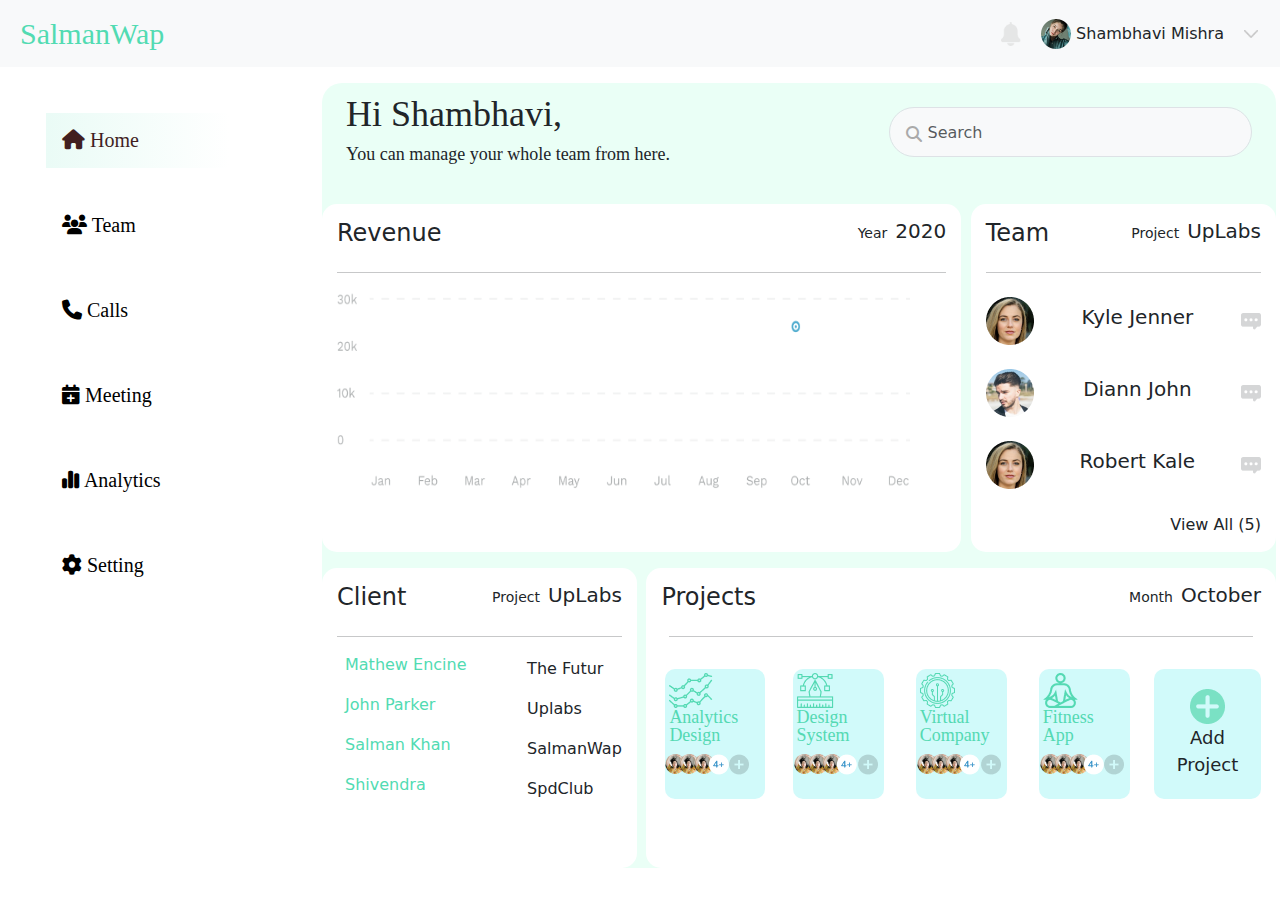
<file: Dash Board/index.html>
<!DOCTYPE html>
<html lang="en">
<head>
    <meta charset="UTF-8">
    <meta name="viewport" content="width=device-width, initial-scale=1.0">
        <!-- Bootstrap Link -->
    <link href="https://cdn.jsdelivr.net/npm/bootstrap@5.0.2/dist/css/bootstrap.min.css" rel="stylesheet">
     <!-- Font Awesome Link -->
    <link rel="stylesheet" href="https://cdnjs.cloudflare.com/ajax/libs/font-awesome/6.5.1/css/all.min.css">
    <!-- Custom CSS Link -->
    <link rel="stylesheet" href="main.css">
    <title>Dashboard</title>
</head>
<body>
  <!-- Navbar Section -->
    <nav class="navbar navbar-expand-lg  bg-light text-center ">
        <div class="container-fluid ">
            <a class="navbar-brand d-flex align-items-center p-2" href="#">
                SalmanWap
            </a>
            <div class="d-flex justify-content-center align-items-center profile-item">
                <div class="bell-icon">
                    <img src="image\Group 78.png" alt="logo" class="img-fluid" width="20px" height="20px">
                </div>
                <div class="profile-pic">
                    <img src="image\Ellipse 1.png" alt="" class="img-fluid" width="30px" height="30px">
                    <span class="d-none d-sm-inline">Shambhavi Mishra</span>
                </div>
                <div class="downarrow">
                    <img src="image\Group.png" alt="" class="img-fluid" width="14px" height="7px">
                </div>
            </div>
        </div>
    </nav>

   
   
    <div class="container-fluid p-3">

        <!-- Navigation side section -->
        <div class="row">
            <div class="col-lg-3  ">
              <div class="sidebar">
                <div
                class="">
                
                    <a href="#"   class="active">
                        <i
                            class="fas fa-home  "></i>
                        <span class="d-none d-sm-inline ">Home</span>
                        
                    </a>
                    <a
                       href="team.html">
                        <i
                          class="fas fa-users"></i>
                        <span class="d-none d-sm-inline  "
                            href="#">Team</span>
                    </a>
                    <a href="call.html">
                        <i
                            class="fas fa-phone"></i>
                        <span class="d-none d-sm-inline  "
                            >Calls</span>
                    </a>
                    <a href="#Meeting">
                        <i
                            class="fas fa-calendar-plus"></i>
                        <span class="d-none d-sm-inline  "
                            >Meeting</span>
                    </a>
                    <a href="#Analytics">
                        <i
                            class="fas fa-chart-simple"></i>
                        <span class="d-none d-sm-inline  "
                            >Analytics</span>
                    </a>
                    <a href="#Setting">
                        <i
                            class="fas fa-gear"></i>
                        <span class="d-none d-sm-inline  "
                            >Setting</span>
                    </a>
                
            </div>
            </div>
            </div>

            <div class="col-lg-9 mainbody">
                <div class="container-fluid">
                  <div class="row d-flex justify-content-between">
                    <div class="col-lg-7 main-content pt-3 ">
                      <h1>Hi Shambhavi,</h1>
                      <p>You can manage your whole team from here.</p>
                    </div>
                    <div class="col-lg-5 my-2 pt-lg-3">
                      <div class="form-group has-search">
                        <span class="fa fa-search form-control-feedback"></span>
                        <input
                          type="text"
                          class="form-control rounded-pill bg-light"
                          placeholder="Search"
                        />
                      </div>
                    </div>
                  </div>
                </div>
                <!-- First Section -->
                <div class="container-fluid mt-3 ">
                  <div class="row d-flex justify-content-between gx-5 gy-3 ">
                     <!-- Revenue Graph Section -->
                    <div class="col-lg-9   bg-white revenue">
                      <div class="graph-header d-flex justify-content-between">
                        <h4>Revenue</h4>
                        <h5><span>Year</span>2020</h5>
                      </div>
                      <hr />
                      <div class="graph-img">
                        <img class="img-fluid" src="image\Group 92.png" alt="" />
                      </div>
                    </div>
                     <!-- Team Project Section -->
                    <div class="col-lg-3 bg-white teams">
                      <div class="d-flex justify-content-between">
                        <h4>Team</h4>
                        <h5><span>Project</span>UpLabs</h5>
                      </div>
                      <hr>
                      <div class="d-flex justify-content-between align-items-center my-4">
                        <img src="image\Ellipse 2.png" alt="" class="img-fluid" />
                        <h5>Kyle Jenner</h5>
                        <div><img src="image\Vector.png" alt="" /></div>
                      </div>
                      <div class="d-flex justify-content-between align-items-center my-4">
                        <img src="image\Ellipse 4.png" alt="" class="img-fluid" />
                        <h5>Diann John</h5>
                        <div><img src="image\Vector.png" alt="" /></div>
                      </div>
                      <div class="d-flex justify-content-between align-items-center my-4">
                        <img src="image\Ellipse 2.png" alt="" class="img-fluid" />
                        <h5>Robert Kale</h5>
                        <div><img src="image\Vector.png" alt="" /></div>
                      </div>
                      <div class="text-end">View All (5)</div>
                    </div>
                  </div>
                </div>
                <!-- Second Section-->
                <div class="container-fluid mt-3">
                  <div class="row d-flex justify-content-between gx-5 gy-3">
                     <!-- Client Project Section -->
                    <div class="col-lg-4 bg-white client">
                      <div class="d-flex justify-content-between">
                        <h4>Client</h4>
                        <h5><span>Project</span>UpLabs</h5>
                      </div>
                      <hr />
                      <div class="d-flex justify-content-between m-0">
                        <div class="mx-2  teamperson">
                          <p>Mathew Encine</p>
                          <p>John Parker</p>
                          <p>Salman Khan</p>
                          <p>Shivendra</p>
                        </div>
                        <div class="my-1">
                          <p>The Futur</p>
                          <p>Uplabs</p>
                          <p>SalmanWap</p>
                          <p>SpdClub</p>
                        </div>
                      </div>
                    </div>
                     <!--  Projects for October Section -->
                    <div class="col-lg-8 bg-white analytics mt-3 ">
                        <div class="d-flex justify-content-between ">
                          <h4>Projects</h4>
                          <h5><span>Month</span>October</h5>
                        </div>
                        <hr class="mx-2">
                        <div class="row row-cols-3 row-cols-md-5 row-cols-lg-5  g-3 my-auto ">
                          <div class="col d-flex justify-content-center align-items-sm-center ">
                            <div class="reveiw p-1 mx-1 ">
                              <img src="image\layer1.png" alt="" class="img-fluid" />
                              <h4>Analytics Design</h4>
                              <div class="d-flex justify-content-start">
                                <div class="grouped-img  ps-2">
                                  <img class="z-0" src="image\Ellipse 9.png" alt="" />
                                  <img class="z-1" src="image\Ellipse 9.png" alt="" />
                                  <img class="z-2" src="image\Ellipse 9.png" alt="" />
                                  <img class="z-4" src="image/Group 10.png" alt="" />
                                </div>
                                <div><img src="image\Vector (1).png" alt="" /></div>
                              </div>
                            </div>
                          </div>
                          <div class="col d-flex justify-content-center align-items-sm-center">
                            <div class="reveiw p-1 mx-2">
                              <img src="image\Group 15.png" alt="" class="img-fluid" />
                              <h4>Design System</h4>
                              <div class="d-flex justify-content-center">
                                <div class="grouped-img ps-2 ">
                                  <img class="z-0" src="image\Ellipse 9.png" alt="" />
                                  <img class="z-1" src="image\Ellipse 9.png" alt="" />
                                  <img class="z-2" src="image\Ellipse 9.png" alt="" />
                                  <img class="z-4" src="image/Group 10.png" alt="" />
                                </div>
                                <div><img src="image\Vector (1).png" alt="" /></div>
                              </div>
                            </div>
                          </div>
                          <div class="col d-flex justify-content-center align-items-sm-center">
                            <div class="reveiw p-1 mx-2">
                              <img src="image\Group (1).png" alt="" class="img-fluid" />
                              <h4>Virtual Company</h4>
                              <div class="d-flex justify-content-center">
                                <div class="grouped-img ps-2">
                                  <img class="z-0" src="image\Ellipse 9.png" alt="" />
                                  <img class="z-1" src="image\Ellipse 9.png" alt="" />
                                  <img class="z-2" src="image\Ellipse 9.png" alt="" />
                                  <img class="z-4" src="image/Group 10.png" alt="" />
                                </div>
                                <div><img src="image\Vector (1).png" alt="" /></div>
                              </div>
                            </div>
                          </div>
                          <div class="col d-flex justify-content-center align-items-sm-center">
                            <div class="reveiw p-1 mx-2">
                              <img src="image\Group (220).png" alt="" class="img-fluid" />
                              <h4>Fitness App</h4>
                              <div class="d-flex justify-content-center">
                                <div class="grouped-img ps-2">
                                  <img class="z-0" src="image\Ellipse 9.png" alt="" />
                                  <img class="z-1" src="image\Ellipse 9.png" alt="" />
                                  <img class="z-2" src="image\Ellipse 9.png" alt="" />
                                  <img class="z-4" src="image/Group 10.png" alt="" />
                                </div>
                                <div><img src="image\Vector (1).png" alt="" /></div>
                              </div>
                            </div>
                          </div>
                          <div class="col d-flex justify-content-center align-items-sm-center">
                            <div class="reveiwplus p-3 m-0">
                              <img src="image\Group (2).png" alt="" class="img-fluid" />
                              <span>Add Project</span>
                            </div>
                          </div>
                        </div>
                      </div>
                      
                  </div>
                </div>
              </div>
              </div>
    </div>
</body></html>
</file>
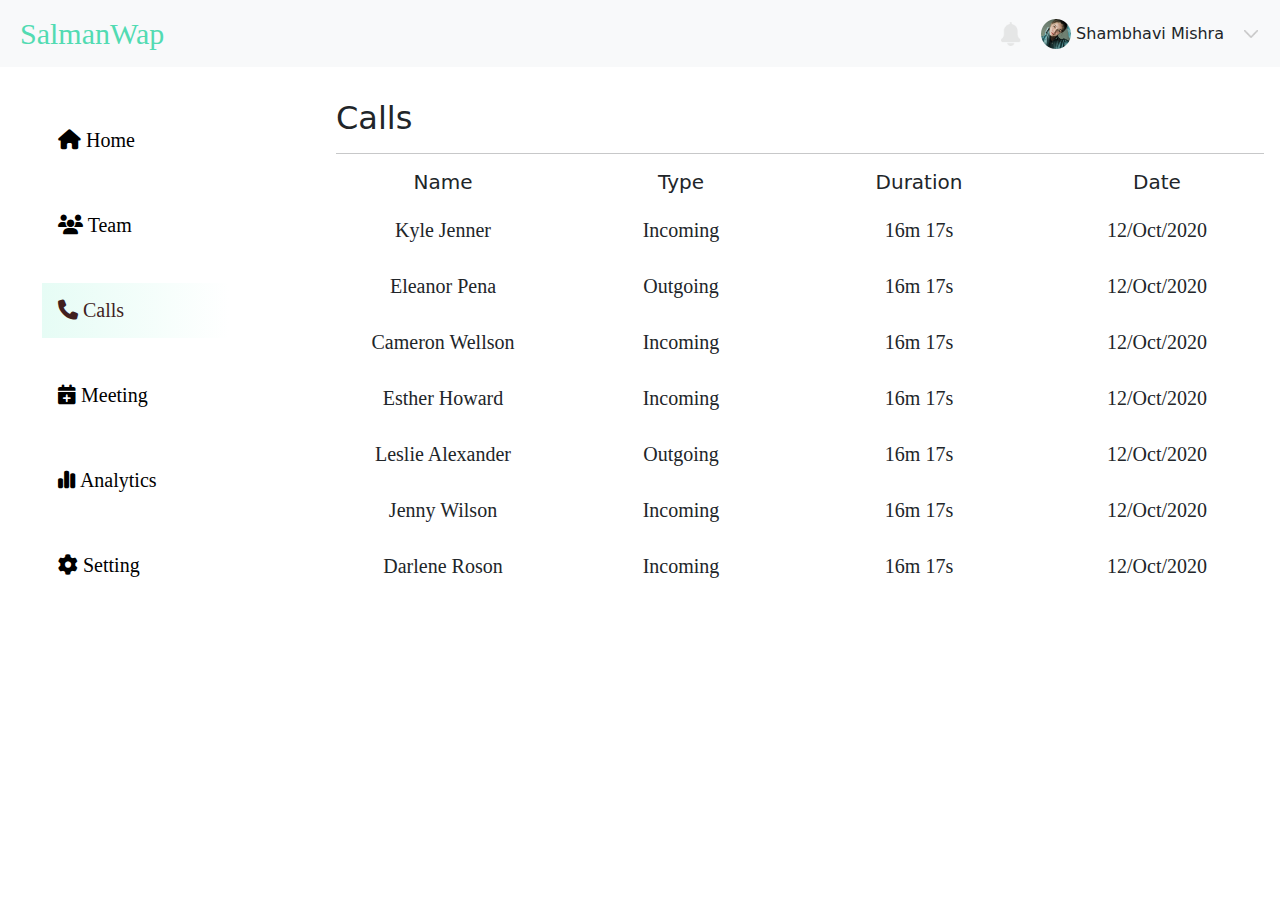
<file: Dash Board/call.html>
<!DOCTYPE html>
<html lang="en">
<head>
    <meta charset="UTF-8">
    <meta name="viewport" content="width=device-width, initial-scale=1.0">
<!-- Bootstrap Link -->
<link href="https://cdn.jsdelivr.net/npm/bootstrap@5.0.2/dist/css/bootstrap.min.css" rel="stylesheet">
<!-- Font Awesome Link -->
<link rel="stylesheet" href="https://cdnjs.cloudflare.com/ajax/libs/font-awesome/6.5.1/css/all.min.css">
<!-- Custom CSS Link -->
    <link rel="stylesheet" href="call.css">
    <title>Call</title>
</head>
<body>

    <nav class="navbar navbar-expand-lg  bg-light">
        <div class="container-fluid">
            <a class="navbar-brand d-flex align-items-center p-2" href="#">
                SalmanWap
            </a>
            <div class="d-flex justify-content-center align-items-center profile-item">
                <div class="bell-icon">
                    <img src="image\Group 78.png" alt="logo" class="img-fluid" width="20px" height="20px">
                </div>
                <div class="profile-pic">
                    <img src="image\Ellipse 1.png" alt="" class="img-fluid" width="30px" height="30px">
                    <span class="d-none d-sm-inline">Shambhavi Mishra</span>
                </div>
                <div class="downarrow">
                    <img src="image\Group.png" alt="" class="img-fluid" width="14px" height="7px">
                </div>
            </div>
        </div>
    </nav>

   
   
    <div class="container-fluid py-3 ">

        <!-- Navigation side section -->
        <div class="row">
            <div class="col-lg-3  ">
              
                <div class="sidebar">
                    <div
                    class="">
                    
                        <a href="index.html">
                            <i
                                class="fas fa-home  "></i>
                            <span class="d-none d-sm-inline ">Home</span>
                            
                        </a>
                        <a
                             href="team.html">
                            <i
                              class="fas fa-users"></i>
                            <span class="d-none d-sm-inline  "
                                href="#">Team</span>
                        </a>
                        <a href="call.html" class="active">
                            <i
                                class="fas fa-phone"></i>
                            <span class="d-none d-sm-inline  "
                                >Calls</span>
                        </a>
                        <a href="#Meeting">
                            <i
                                class="fas fa-calendar-plus"></i>
                            <span class="d-none d-sm-inline  "
                                >Meeting</span>
                        </a>
                        <a href="#Analytics">
                            <i
                                class="fas fa-chart-simple"></i>
                            <span class="d-none d-sm-inline  "
                                >Analytics</span>
                        </a>
                        <a href="#Setting">
                            <i
                                class="fas fa-gear"></i>
                            <span class="d-none d-sm-inline  "
                                >Setting</span>
                        </a>
                    
                </div>
                </div>
                
            </div>
            <div class="col-lg-9 p-3 mx-auto overflow-x-scroll  ">
                

                <div class="row ">
                  
                
                  <div class="col-12 ">
                    <h2>Calls</h2>
                    <hr />
                  </div>
              
                  <div class="col-lg-3 col-md-3 col-3 call overflow-x-scroll  text-center   ">
                    <h5>Name</h5>
                    <div class="my-sm-3 ">
                    <p>Kyle Jenner</p>
                    <p>Eleanor Pena</p>
                    <p>Cameron Wellson</p>
                    <p>Esther Howard</p>
                    <p>Leslie Alexander</p>
                    <p>Jenny Wilson</p>
                    <p>Darlene Roson</p>
                 </div>
                  </div>
              
                  <div class="col-lg-3 col-md-3 col-3 call  text-center ">
                    <h5>Type</h5>
                    <div class="my-sm-3 ">
                    <p>Incoming</p>
                    <p>Outgoing</p>
                    <p>Incoming</p>
                    <p>Incoming</p>
                    <p>Outgoing</p>
                    <p>Incoming</p>
                    <p>Incoming</p>
                  </div>
                  </div>
              
                  <div class="col-lg-3 col-md-3 col-3 text-center  call">
                    <h5>Duration</h5>
                    <div class="my-sm-3 ">
                    <p>16m 17s</p>
                    <p>16m 17s</p>
                    <p>16m 17s</p>
                    <p>16m 17s</p>
                    <p>16m 17s</p>
                    <p>16m 17s</p>
                    <p>16m 17s</p>
                  </div>
                  </div>
              
                  <div class="col-lg-3 col-md-3 col-3  text-center  call">
                    <h5>Date</h5>
                    <div class="my-sm-3 ">
                    <p>12/Oct/2020</p>
                    <p>12/Oct/2020</p>
                    <p>12/Oct/2020</p>
                    <p>12/Oct/2020</p>
                    <p>12/Oct/2020</p>
                    <p>12/Oct/2020</p>
                    <p>12/Oct/2020</p>
                    </div>
                  </div>
                  
                
                </div>
        </div>
    </div>
    </div>
        <script src="https://cdn.jsdelivr.net/npm/bootstrap@5.0.2/dist/js/bootstrap.bundle.min.js"></script>

    </body></html>
</file>
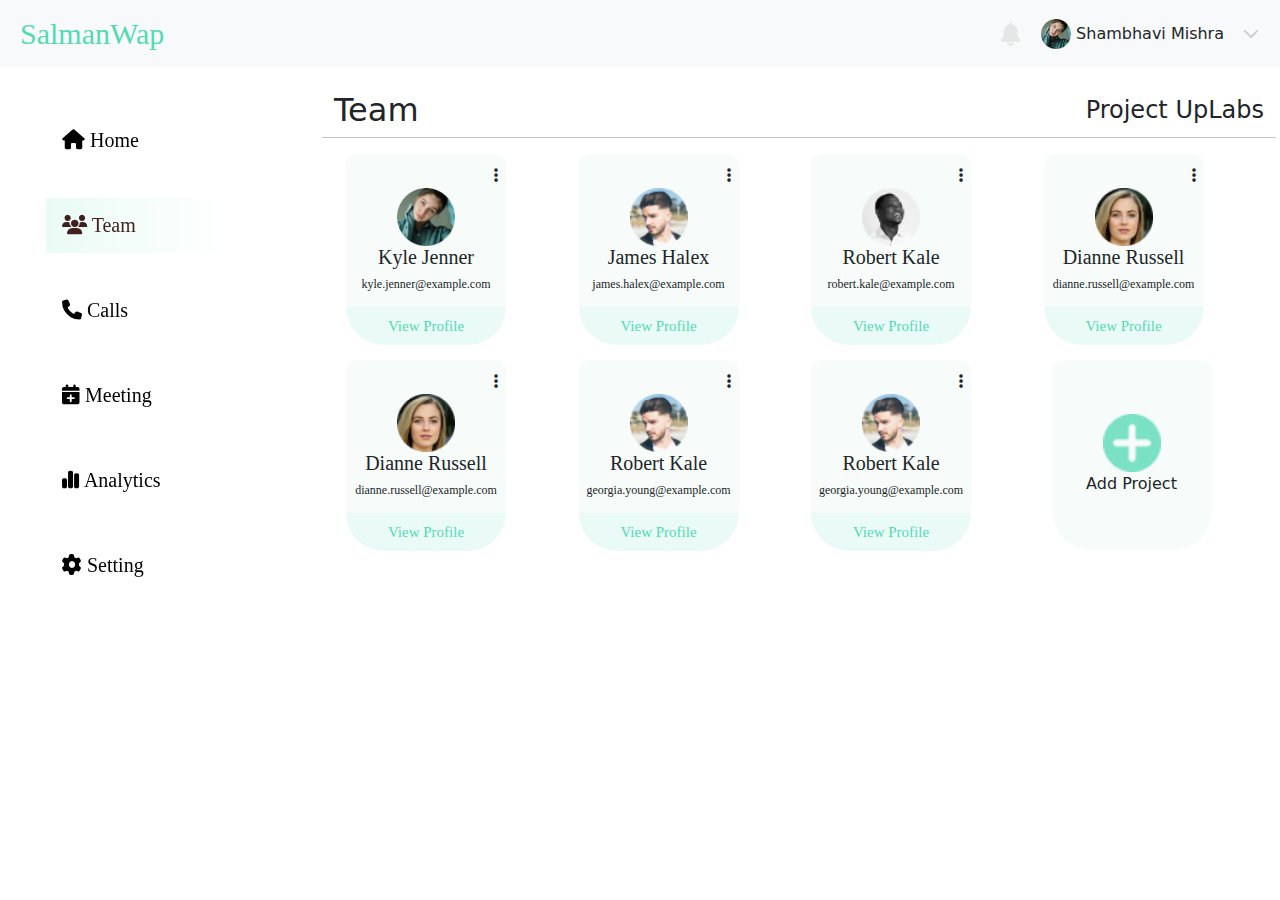
<file: Dash Board/team.html>
<!DOCTYPE
    html>
<html
    lang="en">

<head>
    <meta
        charset="UTF-8" />
    <meta
        name="viewport"
        content="width=device-width, initial-scale=1.0" />
       <!-- Bootstrap Link -->
       <link href="https://cdn.jsdelivr.net/npm/bootstrap@5.0.2/dist/css/bootstrap.min.css" rel="stylesheet">
       <!-- Font Awesome Link -->
      <link rel="stylesheet" href="https://cdnjs.cloudflare.com/ajax/libs/font-awesome/6.5.1/css/all.min.css">
      <!-- Custom CSS Link -->
    <link
        rel="stylesheet"
        href="team.css" />
    <title>
        Team
    </title>
</head>

<body>
      <!-- Navbar Section -->
    <nav
        class="navbar navbar-expand-lg bg-light">
        <div
            class="container-fluid">
            <a class="navbar-brand d-flex align-items-center p-2"
                href="#">
                SalmanWap
            </a>
            <div
                class="d-flex justify-content-center align-items-center profile-item">
                <div
                    class="bell-icon">
                    <img src="image\Group 78.png"
                        alt="logo"
                        class="img-fluid"
                        width="20px"
                        height="20px" />
                </div>
                <div
                    class="profile-pic">
                    <img src="image\Ellipse 1.png"
                        alt=""
                        class="img-fluid"
                        width="30px"
                        height="30px" />
                    <span
                        class="d-none d-sm-inline">Shambhavi
                        Mishra</span>
                </div>
                <div
                    class="downarrow">
                    <img src="image\Group.png"
                        alt=""
                        class="img-fluid"
                        width="14px"
                        height="7px" />
                </div>
            </div>
        </div>
    </nav>

    <div
        class="container-fluid p-3">
        <!-- Navigation side section -->
        <div
            class="row ">
            <div
                class="col-lg-3 ">
                <div class="sidebar">
                    <div
                    class="">
                    
                        <a href="index.html">
                            <i
                                class="fas fa-home  "></i>
                            <span class="d-none d-sm-inline ">Home</span>
                            
                        </a>
                        <a
                            class="active" href="team.html">
                            <i
                              class="fas fa-users"></i>
                            <span class="d-none d-sm-inline  "
                                href="#">Team</span>
                        </a>
                        <a href="call.html">
                            <i
                                class="fas fa-phone"></i>
                            <span class="d-none d-sm-inline  "
                                >Calls</span>
                        </a>
                        <a href="#Meeting">
                            <i
                                class="fas fa-calendar-plus"></i>
                            <span class="d-none d-sm-inline  "
                                >Meeting</span>
                        </a>
                        <a href="#Analytics">
                            <i
                                class="fas fa-chart-simple"></i>
                            <span class="d-none d-sm-inline  "
                                >Analytics</span>
                        </a>
                        <a href="#Setting">
                            <i
                                class="fas fa-gear"></i>
                            <span class="d-none d-sm-inline  "
                                >Setting</span>
                        </a>
                    
                </div>
                </div>
            </div>

            <!-- Team section -->

            <div
                class="col-lg-9 py-2 ">
               
                    <div
                        class="row">
                        <!-- Team heading and project details -->
                        <div class="col-12"><div
                            class="d-flex justify-content-between align-items-center">
                            <h2>Team
                            </h2>
                            <h4><span>Project</span>
                                UpLabs
                            </h4>
                        </div></div>
                        <hr />
                    </div>

                    <!-- Single container for all team members using Bootstrap grid system -->
                    <div
                    class="container-fluid">
                    <div
                        class="row row-cols-2 row-cols-sm-3 row-cols-md-4 row-cols-lg-4  d-flex justify-content-center align-content-center gy-3  ">
                        <!-- Team Member 1 -->
                        <div
                            class="col">
                            <div
                                class="teampro">
                                <div
                                    class="text-end px-2  ">
                                    <i
                                        class="fa-solid fa-ellipsis-vertical"></i>
                                </div>
                                <div
                                    class="text-center">
                                    <img src="image\Ellipse 1.png"
                                        alt="Kyle Jenner" />
                                    <h4>Kyle
                                        Jenner
                                    </h4>
                                    <p
                                        class="d-flex justify-content-center align-items-center">
                                        kyle.jenner@example.com
                                    </p>
                                </div>
                                <button
                                    class="d-block">View
                                    Profile</button>
                            </div>
                        </div>
                        <!-- Team Member 2 -->
                        <div
                            class="col">
                            <div
                                class="teampro">
                                <div
                                    class="text-end px-2 ">
                                    <i
                                        class="fa-solid fa-ellipsis-vertical"></i>
                                </div>
                                <div
                                    class="text-center">
                                    <img src="image\Ellipse 4.png"
                                        alt="James Halex" />
                                    <h4>James
                                        Halex
                                    </h4>
                                    <p
                                        class="d-flex justify-content-center align-items-center">
                                        james.halex@example.com
                                    </p>
                                </div>
                                <button
                                    class="d-block">View
                                    Profile</button>
                            </div>
                        </div>
                        <!-- Team Member 3 -->
                        <div
                            class="col">
                            <div
                                class="teampro">
                                <div
                                    class="text-end px-2 ">
                                    <i
                                        class="fa-solid fa-ellipsis-vertical"></i>
                                </div>
                                <div
                                    class="text-center">
                                    <img src="image\Ellipse 3.png"
                                        alt="Robert Kale" />
                                    <h4>Robert
                                        Kale
                                    </h4>
                                    <p
                                        class="d-flex justify-content-center align-items-center">
                                        robert.kale@example.com
                                    </p>
                                </div>
                                <button
                                    class="d-block">View
                                    Profile</button>
                            </div>
                        </div>
                        <!-- Team Member 4 -->
                        <div
                            class="col">
                            <div
                                class="teampro">
                                <div
                                    class="text-end px-2 ">
                                    <i
                                        class="fa-solid fa-ellipsis-vertical"></i>
                                </div>
                                <div
                                    class="text-center">
                                    <img src="image\Ellipse 2.png"
                                        alt="Dianne Russell" />
                                    <h4>Dianne
                                        Russell
                                    </h4>
                                    <p
                                        class="d-flex justify-content-center align-items-center">
                                        dianne.russell@example.com
                                    </p>
                                </div>
                                <button
                                    class="d-block">View
                                    Profile</button>
                            </div>
                        </div>
                 
                
                        <!-- Team Member 5 -->
                        <div
                            class="col">
                            <div
                                class="teampro ">
                                <div
                                    class="text-end px-2 ">
                                    <i
                                        class="fa-solid fa-ellipsis-vertical"></i>
                                </div>
                                <div
                                    class="text-center">
                                    <img src="image\Ellipse 2.png"
                                        alt="Dianne Russell" />
                                    <h4>Dianne
                                        Russell
                                    </h4>
                                    <p
                                        class="d-flex justify-content-center align-items-center">
                                        dianne.russell@example.com
                                    </p>
                                </div>
                                <button
                                    class="d-block">View
                                    Profile</button>
                            </div>
                        </div>
                        <!--  Team Member 6 -->
                        <div
                            class="col">
                            <div
                                class="teampro ">
                                <div
                                    class="text-end px-2 ">
                                    <i
                                        class="fa-solid fa-ellipsis-vertical"></i>
                                </div>

                                <div
                                    class="text-center">
                                    <img src="image\Ellipse 4.png"
                                        alt="" />
                                    <h4>Robert
                                        Kale
                                    </h4>
                                    <p
                                        class="d-flex justify-content-center align-items-center">
                                        georgia.young@example.com
                                    </p>
                                </div>
                                <button
                                    class="d-block">View
                                    Profile</button>
                            </div>
                        </div>
                        <!--  Team Member 7 -->
                        <div
                            class="col">
                            <div
                                class="teampro">
                                <div
                                    class="text-end px-2 ">
                                    <i
                                        class="fa-solid fa-ellipsis-vertical"></i>
                                </div>

                                <div
                                    class="text-center">
                                    <img src="image\Ellipse 4.png"
                                        alt="" />
                                    <h4>Robert
                                        Kale
                                    </h4>
                                    <p
                                        class="d-flex justify-content-center align-items-center">
                                        georgia.young@example.com
                                    </p>
                                </div>
                                <button
                                    class="d-block">View
                                    Profile</button>
                            </div>
                        </div>
                        <!-- Add Project Section -->
                        <div
                            class="col">
                            <div
                                class="mx-2 reveiwplus teampro d-flex flex-column justify-content-center p-1">
                                <div>
                                    <img src="image\Group (2).png"
                                        alt="" />
                                </div>
                                <span>Add
                                    Project</span>
                            </div>
                        </div>
                    </div>
                </div>
            </div>
        </div>
   

    <!-- Bootstrap JS and other scripts if needed -->
  
</body>

</html>
</file>
<file: Dash Board/main.css>
.navbar-brand{
    font-family: Work Sans;
font-size: 30px;
line-height: 35px;
letter-spacing: 0em;
text-align: left;
color: #52DBB2;

}
.downarrow{
    margin-top: -12px;
}
.profile-item div{
    margin:0px 10px
}
.sidebar {
  margin: 0;
  padding: 0;
  width: 250px;

  
  height: 100%;
  overflow: auto;
}

.sidebar a {
  display: block;
  color: black;
  padding: 16px;
  margin: 30px;
  font-family: Work Sans;
  font-size: 20px;
  line-height: 23px;
  letter-spacing: 0em;
}
 
.sidebar a.active {
  background: linear-gradient(90deg, #eafbf6 0%, rgba(255, 255, 255, 0) 96.6%);
  color: rgb(65, 31, 31);
}

.sidebar a:hover:not(.active) {
  background-color: #f1f1f9;
  color: rgb(14, 13, 13);
}

div.content {
  margin-left: 200px;
  padding: 1px 16px;
  height: 1000px;
}

 @media (min-width: 250px) and (max-width: 992px) {
  .sidebar {
    width: 100%;
    margin-bottom: 4px;
    height: auto;
    position: relative;
    display: flex;
    justify-content: center;
    align-items: center;
  }
  .sidebar a {float: left;
    
    margin: 0px;
    font-family: Work Sans;
    font-size: 20px;
    line-height: 23px;
    letter-spacing: 0em;
  
    ;}
  div.content {margin-left: 0;}
}
 @media (min-width: 576px) and (max-width: 700px) {
.sidebar a i{
  display:none;

 }
 .sidebar a span{
  display: inline;
 }

 }
a {
  text-decoration: none;
} 


 
.mainbody {
  background-color: #eafff6;
  border-radius: 20px;
}
.has-search .form-control {
  padding-left: 2.375rem;
}
input {
  height: 50px;
  align-items: center;
  width: 320px;
  border-radius: 24px;
  background-color: #aaa;
}
.has-search .form-control-feedback {
  position: absolute;
  z-index: 2;
  display: block;
  width: 2.375rem;
  height: 2.375rem;
  line-height: 2.375rem;
  text-align: center;
  pointer-events: none;
  color: #aaa;
}

.has-search .fa-search {
  margin: 8px 6px;
}
.reveiw .grouped-img {
  width: 60px;
}
.reveiw .grouped-img img {
  margin-left: -12px;
  text-align: center;
}
.reveiw {
  display: block;
  width: 100px;
  height: 130px;
  text-align: left;
  border-radius: 10px;

  background-color: rgb(209, 250, 250);
}
.main-content h1 {
  font-family: Work Sans;
  font-size: 36px;
  line-height: 30px;
  letter-spacing: 0em;
  text-align: left;
}

.main-content p {
  font-family: Work Sans;
  font-size: 18px;
  line-height: 35px;
  letter-spacing: 0em;
}

.graph-img img {
  width: 600px;
  height: 200px;
}
.reveiw h4 {
  font-family: Work Sans;
  font-size: 18px;
  line-height: 18px;
  letter-spacing: 0em;
  text-align: left;
  color: #54d9b3;
}


div .reveiwplus {
  width: 110px;
  height: 130px;
  font-size: 18px;
  
  border-radius: 10px;
  display: flex;
  flex-direction: column;
  justify-content: center;
  align-items: center;
  background-color: rgb(209, 250, 250);
  text-align: center;
}
h5 span{
  font-size: 14px;
  padding: 0px 8px;
  font-weight: 400;
}
.analytics {
  padding: 0px 20px 0px 0px;
 
 
  border-radius: 15px;
  padding: 15px;
}
.client {
 
  height: 270px;

  border-radius: 15px;
  padding: 15px;
}
.revenue {


  border-radius: 15px;
  padding: 15px;
}
.revenue img{
  width: 94%;
}
.teams {
  border-radius: 15px;
  padding: 15px;
  
}
.teamperson{
  color:#52DBB2;
}

 @media (min-width: 992px) and (max-width: 1300px){

  .analytics {
  
    width: 66%;
  height: 300px;
  }
  .client {
    width: 33%;
 height: 300px;
  
    
  }
  .revenue {
 
    width: 67%;
  
  }
  .teams {
    width: 32%;
  }
} 
@media   (max-width: 300px) and (min-width:991px){
.client{
  width: 100%;
}
.revenue {
  width: 100%;
}
.analytics{
  width: 100%;
}
.teams {
width: 100%;}

}
@media   (max-width: 300px) and (min-width:772px){

  .reveiw h4 {
    font-family: Work Sans;
    font-size: 16px;
    line-height: 16px;
    letter-spacing: 0em;
    text-align: left;
    color: #54d9b3;
  }
    div .reveiwplus {
      width: 80px;
      height: 120px;
      font-size: 14px;
      border-radius: 8px;
    padding: auto;
    color: #54d9b3;
  
    }
    .reveiw{
      width: 80px;
    }
    .reveiw .grouped-img {
      width: 50px;
    }
    .reveiw .grouped-img img {
      width: 20px;
      height: 20px;
      margin-left: -8px;
      text-align: right;
      color: #54d9b3;
    }
  }
</file>
<file: Dash Board/call.css>
.navbar-brand {
  font-family: Work Sans;
  font-size: 30px;
  line-height: 35px;
  letter-spacing: 0em;
  text-align: left;
  color: #52dbb2;
}
.downarrow {
  margin-top: -12px;
}
.profile-item div {
  margin: 0px 10px;
}

a {
  text-decoration: none;
}

.sidebar {
  margin: 0;
  padding: 0;
  width: 250px;

 
  height: 100%;
  overflow: auto;
}

.sidebar a {
  display: block;
  color: black;
  padding: 16px;
  margin: 30px;
  font-family: Work Sans;
  font-size: 20px;
  line-height: 23px;
  letter-spacing: 0em;
}

.sidebar a.active {
  background: linear-gradient(90deg, #e6fcf5 0%, rgba(255, 255, 255, 0) 98.6%);
  color: rgb(65, 31, 31);
}

.sidebar a:hover:not(.active) {
  background-color: #f1f1f9;
  color: rgb(14, 13, 13);
}

div.content {
  margin-left: 200px;
  padding: 1px 16px;
  height: 1000px;
}

@media (min-width: 250px) and (max-width: 992px) {
  .sidebar {
    width: 100%;
    height: auto;
    position: relative;
    display: flex;
    justify-content: center;
    align-items: center;
  }
  .sidebar a {
    float: left;

    margin: 0px;
    font-family: Work Sans;
    font-size: 20px;
    line-height: 23px;
    letter-spacing: 0em;
  }
  div.content {
    margin-left: 0;
  }
}
@media (min-width: 576px) and (max-width: 700px) {
  .sidebar a i {
    display: none;
  }
  .sidebar a span {
    display: inline;
  }
}
@media (min-width: 626px) and (max-width: 776px) {
  .call p {
 
    font-size: 18px !important;
    line-height: 4px;
    
    
  } 
}
@media (min-width: 479px) and (max-width: 625px) {
  .call p {
 
    font-size: 13px !important;
    line-height: 20px !important;
    
  } 
}
@media (min-width: 0px) and (max-width: 478px) {
  .call p {
 
    font-size: 8px !important;
    line-height: 20px !important;
    color: rgb(56, 70, 151);
    
  } 
}

.call p {
  font-family: Work Sans;
  font-size: 20px;
  line-height: 40px;
  letter-spacing: 0em;
  text-align: center;
}
</file>
<file: Dash Board/team.css>
.navbar-brand {
  font-family: Work Sans;
  font-size: 30px;
  line-height: 35px;
  letter-spacing: 0em;
  text-align: left;
  color: #52dbb2;
}

.downarrow {
  margin-top: -12px;
}
.profile-item div {
  margin: 0px 10px;
}


a {
  text-decoration: none;
}
.sidebar {
  margin: 0;
  padding: 0;
  width: 250px;

  position: fixed;
  height: 100%;
  overflow: auto;
}

.sidebar a {
  display: block;
  color: black;
  padding: 16px;
  margin: 30px;
  font-family: Work Sans;
  font-size: 20px;
  line-height: 23px;
  letter-spacing: 0em;
}
 
.sidebar a.active {
  background: linear-gradient(90deg, #eafbf6 0%, rgba(255, 255, 255, 0) 96.6%);
  color: rgb(65, 31, 31);
}

.sidebar a:hover:not(.active) {
  background-color: #f1f1f9;
  color: rgb(14, 13, 13);
}

div.content {
  margin-left: 200px;
  padding: 1px 16px;
  height: 1000px;
}

 @media (min-width: 250px) and (max-width: 992px) {
  .sidebar {
    width: 100%;
    height: auto;
    position: relative;
    display: flex;
    justify-content: center;
    align-items: center;
  }
  .sidebar a {float: left;
    
    margin: 0px;
    font-family: Work Sans;
    font-size: 20px;
    line-height: 23px;
    letter-spacing: 0em;
  
    ;}
  div.content {margin-left: 0;}
}
 @media (min-width: 576px) and (max-width: 700px) {
.sidebar a i{
  display:none;

 }
 .sidebar a span{
  display: inline;
 }

 }

.teampro {
  text-align: center;
  border: 20px;
  width: 160px;
  height: 190px;
  padding-top: 10px;
  background-color: #f7fcfa;
  border-radius: 10px 10px 40px 40px;
}
.teampro p {
  text-align: center;
}
.teampro img {
  width: 58px;
}
.teampro button {
  width: 100%;
  border: none;
  font-family: Work Sans;
  font-size: 15px;
  line-height: 18px;
  letter-spacing: 0em;
  text-align: center;
  color: #52dbb2;
  padding: 10px;
  margin: 0;
  background-color: #eafaf6;
  border-radius: 0 0 40px 40px;
}
.teampro h4 {
  font-family: Work Sans;
  font-size: 20px;
  line-height: 23px;
  letter-spacing: 0em;
}
.teampro p {
  font-family: Work Sans;
  font-size: 12px;
  line-height: 14px;
  letter-spacing: 0em;
  text-align: left;
}
@media (min-width: 0px) and (max-width: 478px) {
  .teampro {
   margin: 16x auto;
    width: 145px;
    height: 180px;
 
  }
  /* .teampro h4 {
    
    font-size: 16px;
   
  }
  .teampro p {

    font-size: 10px;
    
  } */
}
</file>
